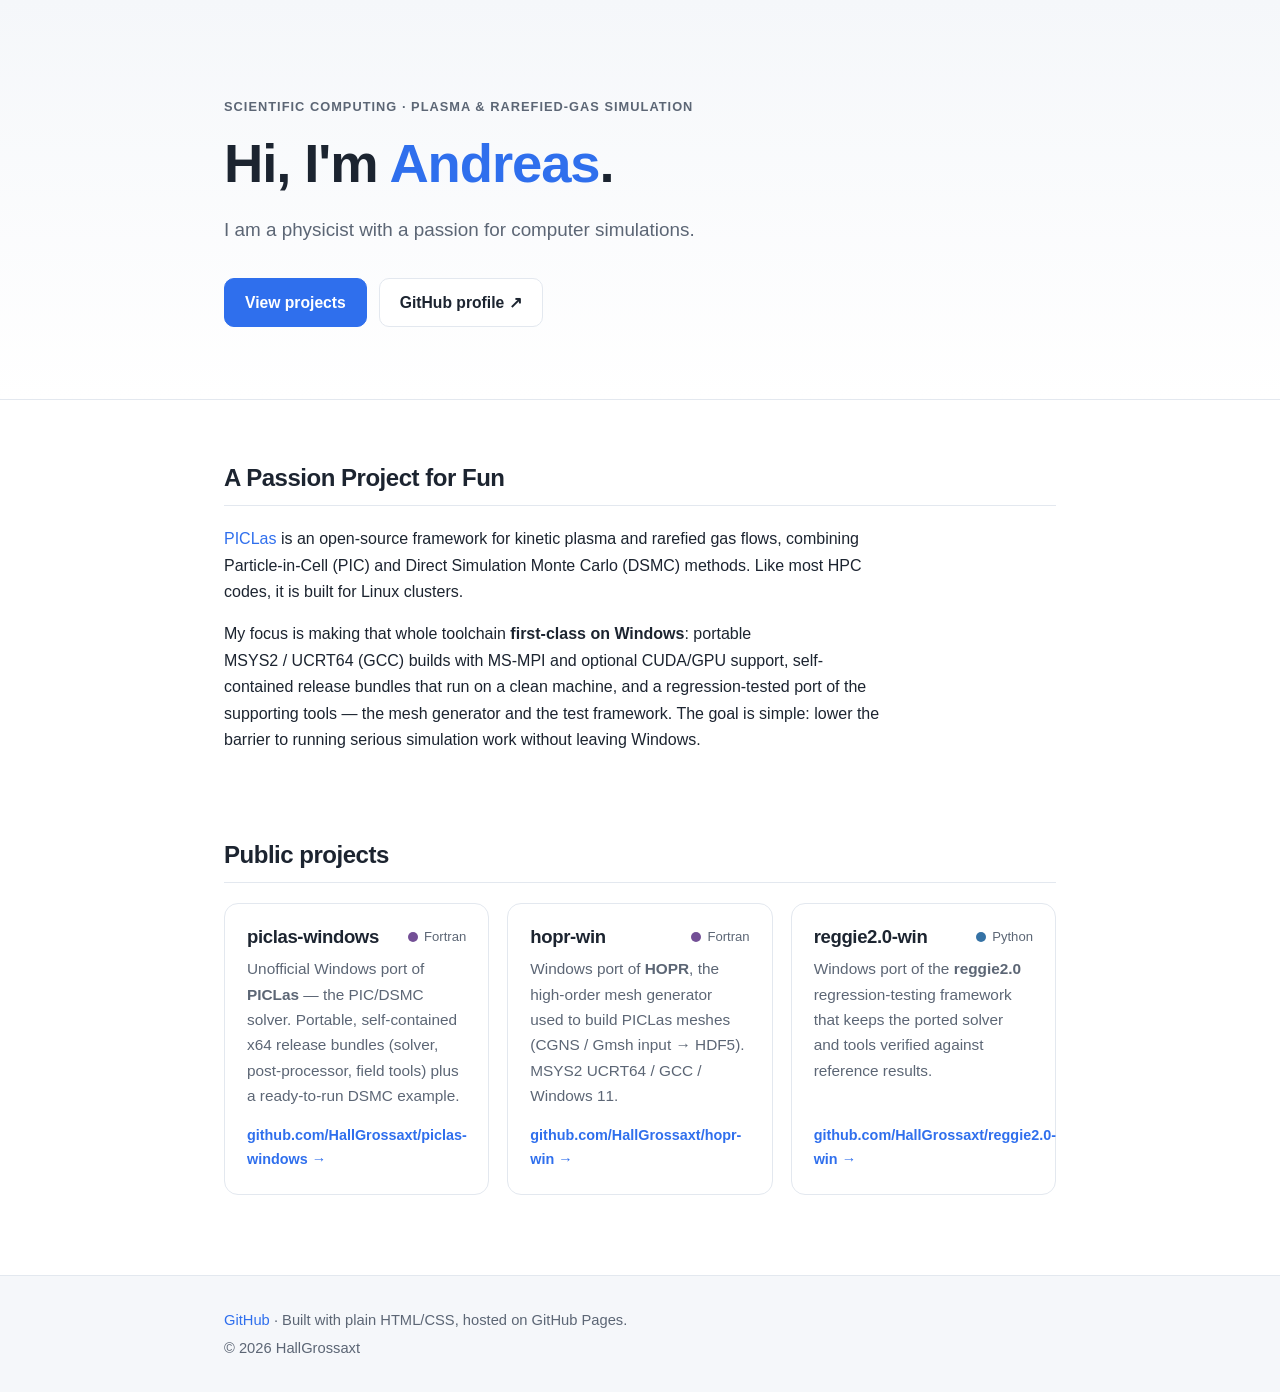
<file: index.html>
<!DOCTYPE html>
<html lang="en">
<head>
  <meta charset="UTF-8" />
  <meta name="viewport" content="width=device-width, initial-scale=1.0" />
  <title>HallGrossaxt — Scientific Computing on Windows</title>
  <meta name="description" content="Native Windows ports of the PICLas plasma & rarefied-gas simulation toolchain — solver, mesh generator and regression framework." />
  <link rel="preconnect" href="https://fonts.googleapis.com" />
  <link rel="stylesheet" href="style.css" />
</head>
<body>
  <header class="hero">
    <div class="wrap">
      <p class="eyebrow">Scientific computing · plasma &amp; rarefied-gas simulation</p>
      <h1>Hi, I'm <span class="accent">Andreas</span>.</h1>
      <p class="lead">
        I am a physicist with a passion for computer simulations.
      </p>
      <div class="cta">
        <a class="btn btn-primary" href="#projects">View projects</a>
        <a class="btn" href="https://github.com/HallGrossaxt" target="_blank" rel="noopener">GitHub profile ↗</a>
      </div>
    </div>
  </header>

  <main class="wrap">
    <section class="about" id="about">
      <h2>A Passion Project for Fun</h2>
      <p>
        <a href="https://piclas.boltzplatz.eu" target="_blank" rel="noopener">PICLas</a>
        is an open-source framework for kinetic plasma and rarefied gas flows, combining
        Particle-in-Cell (PIC) and Direct Simulation Monte Carlo (DSMC) methods. Like most
        HPC codes, it is built for Linux clusters.
      </p>
      <p>
        My focus is making that whole toolchain <strong>first-class on Windows</strong>:
        portable MSYS2&nbsp;/&nbsp;UCRT64 (GCC) builds with MS-MPI and optional CUDA/GPU support,
        self-contained release bundles that run on a clean machine, and a regression-tested
        port of the supporting tools — the mesh generator and the test framework. The goal is
        simple: lower the barrier to running serious simulation work without leaving Windows.
      </p>
    </section>

    <section class="projects" id="projects">
      <h2>Public projects</h2>
      <div class="grid">

        <a class="card" href="https://github.com/HallGrossaxt/piclas-windows" target="_blank" rel="noopener">
          <div class="card-head">
            <h3>piclas-windows</h3>
            <span class="lang"><span class="dot fortran"></span>Fortran</span>
          </div>
          <p>Unofficial Windows port of <strong>PICLas</strong> — the PIC/DSMC solver. Portable,
             self-contained x64 release bundles (solver, post-processor, field tools) plus a
             ready-to-run DSMC example.</p>
          <span class="card-link">github.com/HallGrossaxt/piclas-windows →</span>
        </a>

        <a class="card" href="https://github.com/HallGrossaxt/hopr-win" target="_blank" rel="noopener">
          <div class="card-head">
            <h3>hopr-win</h3>
            <span class="lang"><span class="dot fortran"></span>Fortran</span>
          </div>
          <p>Windows port of <strong>HOPR</strong>, the high-order mesh generator used to build
             PICLas meshes (CGNS / Gmsh input → HDF5). MSYS2 UCRT64 / GCC / Windows&nbsp;11.</p>
          <span class="card-link">github.com/HallGrossaxt/hopr-win →</span>
        </a>

        <a class="card" href="https://github.com/HallGrossaxt/reggie2.0-win" target="_blank" rel="noopener">
          <div class="card-head">
            <h3>reggie2.0-win</h3>
            <span class="lang"><span class="dot python"></span>Python</span>
          </div>
          <p>Windows port of the <strong>reggie2.0</strong> regression-testing framework that
             keeps the ported solver and tools verified against reference results.</p>
          <span class="card-link">github.com/HallGrossaxt/reggie2.0-win →</span>
        </a>

      </div>
    </section>
  </main>

  <footer>
    <div class="wrap">
      <p>
        <a href="https://github.com/HallGrossaxt" target="_blank" rel="noopener">GitHub</a>
        · Built with plain HTML/CSS, hosted on GitHub&nbsp;Pages.
      </p>
      <p class="muted">© <span id="year"></span> HallGrossaxt</p>
    </div>
  </footer>

  <script>document.getElementById('year').textContent = new Date().getFullYear();</script>
</body>
</html>
</file>
<file: style.css>
/* ---- Design tokens ---- */
:root {
  --bg: #ffffff;
  --bg-soft: #f5f7fa;
  --text: #1c2430;
  --muted: #5c6675;
  --border: #e3e8ef;
  --accent: #2f6fed;
  --accent-soft: #eaf1ff;
  --card-shadow: 0 1px 2px rgba(16, 24, 40, .04), 0 6px 20px rgba(16, 24, 40, .06);
  --radius: 14px;
  --max: 880px;
}

@media (prefers-color-scheme: dark) {
  :root {
    --bg: #0f141b;
    --bg-soft: #161d27;
    --text: #e6eaf0;
    --muted: #9aa6b6;
    --border: #232c39;
    --accent: #6ea8ff;
    --accent-soft: #18222f;
    --card-shadow: 0 1px 2px rgba(0,0,0,.3), 0 8px 24px rgba(0,0,0,.35);
  }
}

/* ---- Base ---- */
* { box-sizing: border-box; }
html { scroll-behavior: smooth; }
body {
  margin: 0;
  font-family: -apple-system, BlinkMacSystemFont, "Segoe UI", Roboto, Helvetica, Arial, sans-serif;
  color: var(--text);
  background: var(--bg);
  line-height: 1.65;
  -webkit-font-smoothing: antialiased;
}
.wrap { width: 100%; max-width: var(--max); margin: 0 auto; padding: 0 24px; }
a { color: var(--accent); text-decoration: none; }
a:hover { text-decoration: underline; }
h1, h2, h3 { line-height: 1.2; letter-spacing: -0.02em; }

/* ---- Hero ---- */
.hero {
  background: linear-gradient(180deg, var(--bg-soft), var(--bg));
  border-bottom: 1px solid var(--border);
  padding: 96px 0 72px;
}
.eyebrow {
  text-transform: uppercase;
  letter-spacing: .08em;
  font-size: .8rem;
  font-weight: 600;
  color: var(--muted);
  margin: 0 0 14px;
}
.hero h1 { font-size: clamp(2.2rem, 6vw, 3.4rem); margin: 0 0 18px; }
.accent { color: var(--accent); }
.lead { font-size: 1.18rem; color: var(--muted); max-width: 640px; margin: 0 0 32px; }

/* ---- Buttons ---- */
.cta { display: flex; gap: 12px; flex-wrap: wrap; }
.btn {
  display: inline-block;
  padding: 11px 20px;
  border-radius: 10px;
  border: 1px solid var(--border);
  background: var(--bg);
  color: var(--text);
  font-weight: 600;
  font-size: .98rem;
  transition: transform .08s ease, box-shadow .15s ease, background .15s ease;
}
.btn:hover { text-decoration: none; transform: translateY(-1px); box-shadow: var(--card-shadow); }
.btn-primary { background: var(--accent); border-color: var(--accent); color: #fff; }

/* ---- Sections ---- */
section { padding: 64px 0 8px; }
section h2 {
  font-size: 1.5rem;
  margin: 0 0 20px;
  padding-bottom: 12px;
  border-bottom: 1px solid var(--border);
}
.about p { margin: 0 0 16px; max-width: 660px; }

/* ---- Project cards ---- */
.grid {
  display: grid;
  grid-template-columns: repeat(auto-fit, minmax(250px, 1fr));
  gap: 18px;
  margin-top: 8px;
}
.card {
  display: flex;
  flex-direction: column;
  background: var(--bg);
  border: 1px solid var(--border);
  border-radius: var(--radius);
  padding: 22px;
  color: var(--text);
  transition: transform .1s ease, box-shadow .18s ease, border-color .18s ease;
}
.card:hover { text-decoration: none; transform: translateY(-3px); box-shadow: var(--card-shadow); border-color: var(--accent); }
.card-head { display: flex; align-items: center; justify-content: space-between; gap: 10px; margin-bottom: 8px; }
.card h3 { margin: 0; font-size: 1.16rem; }
.card p { color: var(--muted); font-size: .96rem; margin: 0 0 16px; }
.card-link { margin-top: auto; color: var(--accent); font-weight: 600; font-size: .9rem; }

.lang { display: inline-flex; align-items: center; gap: 6px; font-size: .82rem; color: var(--muted); white-space: nowrap; }
.dot { width: 10px; height: 10px; border-radius: 50%; display: inline-block; }
.dot.fortran { background: #734f96; }
.dot.python { background: #3572a5; }

/* ---- Footer ---- */
footer {
  margin-top: 72px;
  border-top: 1px solid var(--border);
  background: var(--bg-soft);
  padding: 28px 0;
}
footer p { margin: 4px 0; font-size: .92rem; color: var(--muted); }
.muted { color: var(--muted); }

@media (max-width: 520px) {
  .hero { padding: 64px 0 48px; }
  section { padding: 48px 0 8px; }
}
</file>
